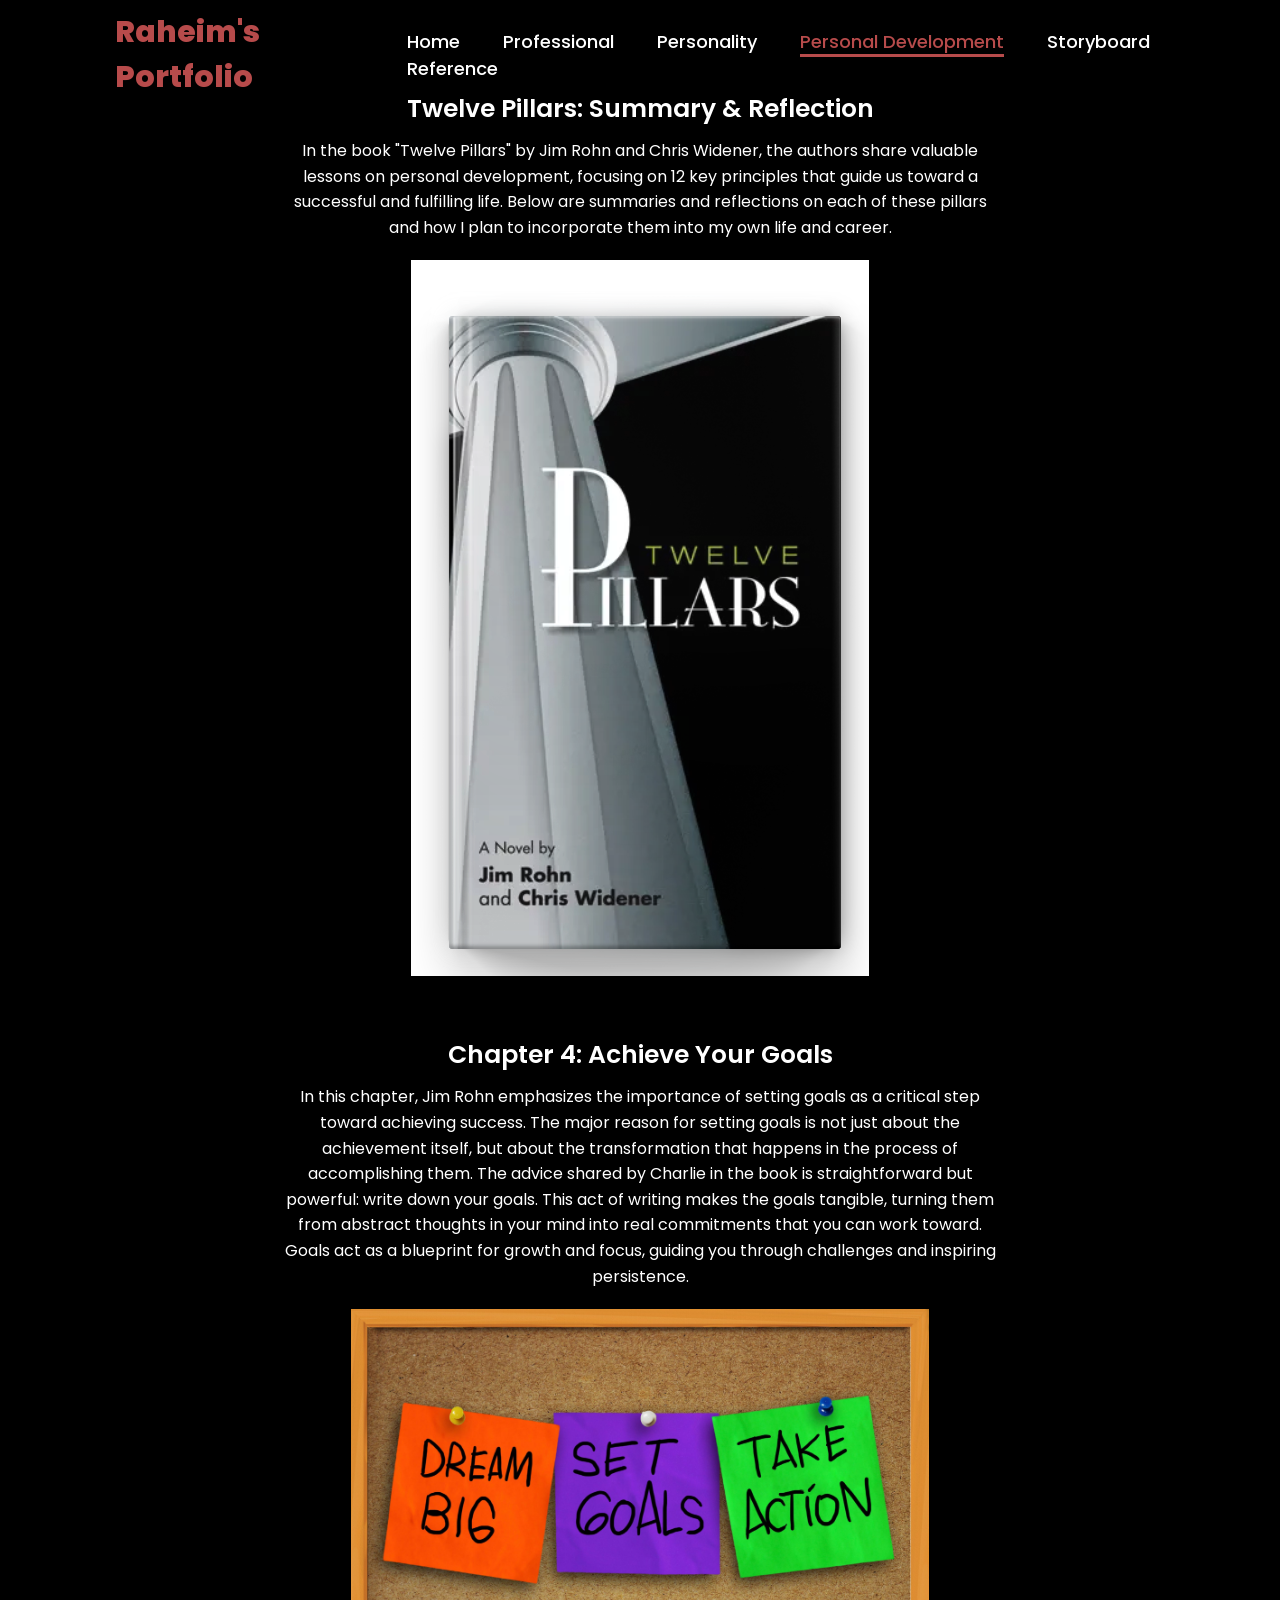
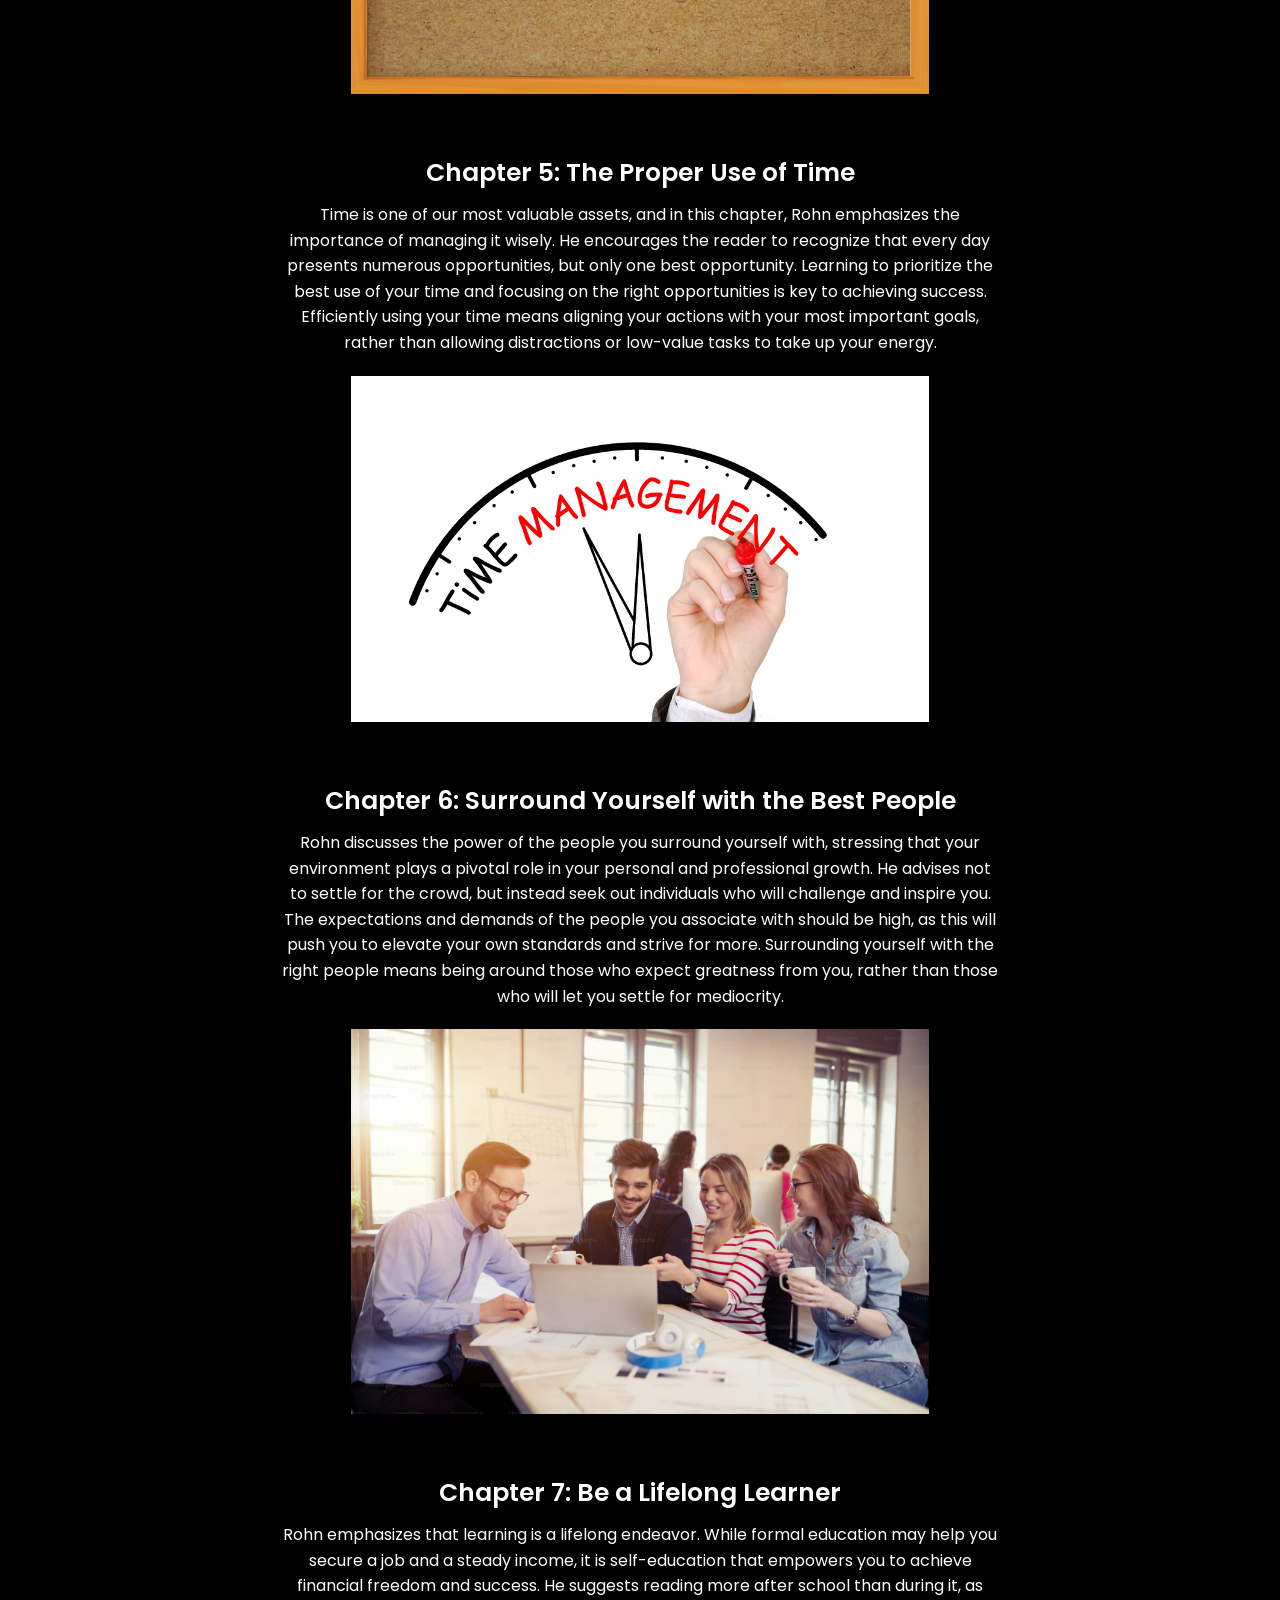
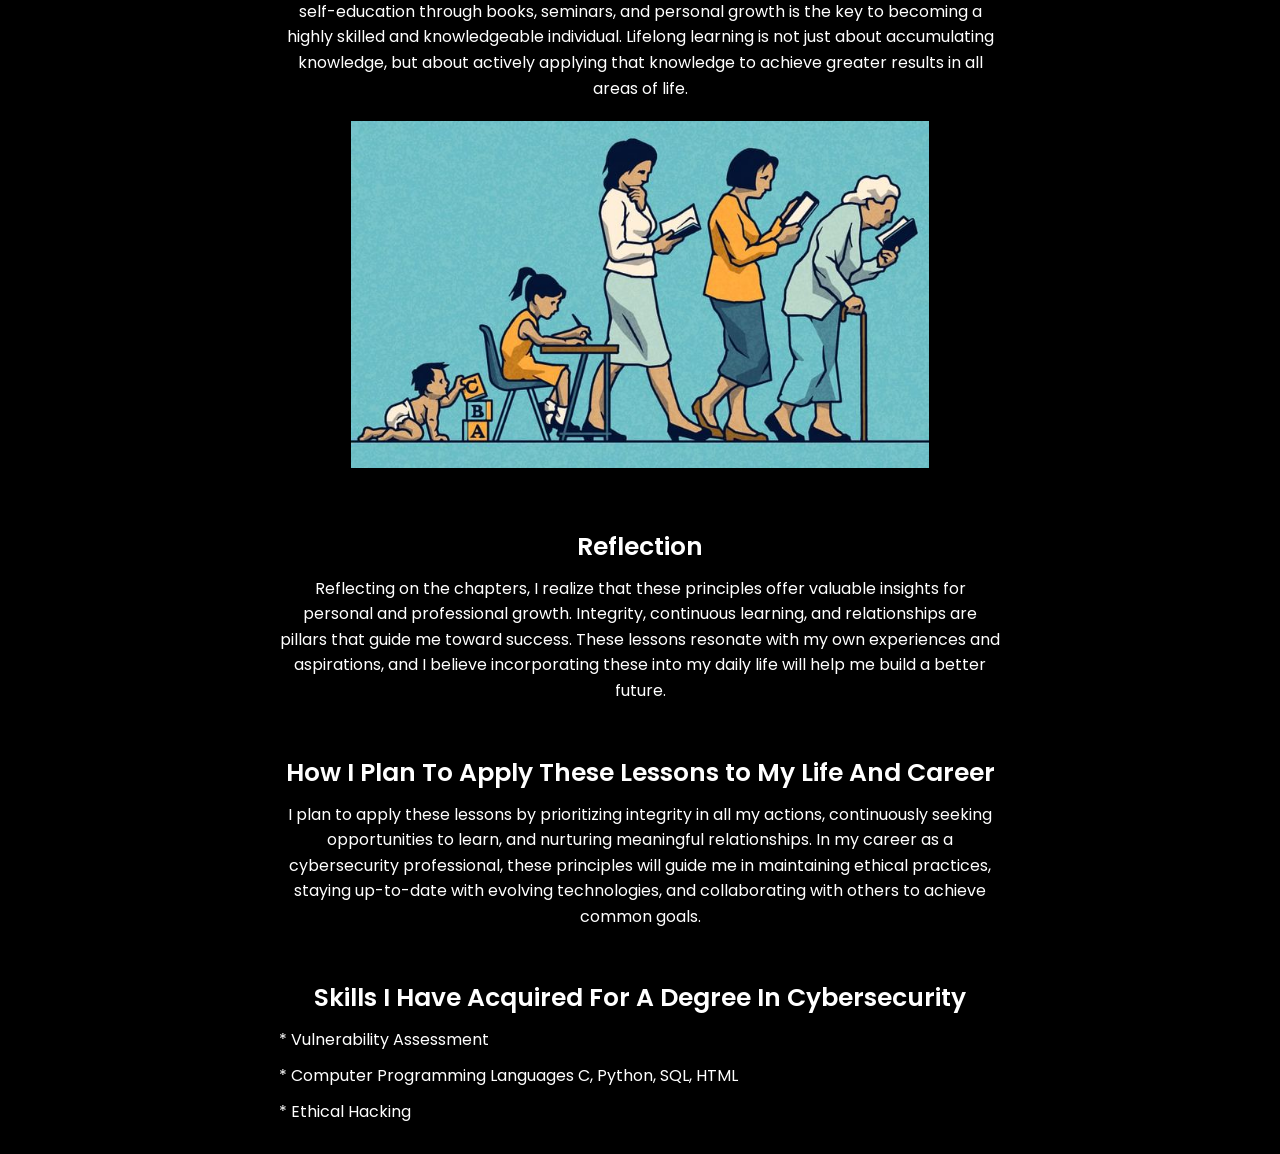
<file: personal_dev.html>
<!DOCTYPE html>
<html lang="en">
<head>
    <meta charset="UTF-8">
    <meta name="viewport" content="width=device-width, initial-scale=1.0">
    <link rel="stylesheet" href="../styles.css">
    <title>Personal Development</title>
</head>
<body>

    <header>
        <a href="index.html" class="logo">Raheim's Portfolio</a>
        <nav>
            <a href="index.html">Home</a>
            <a href="professional.html">Professional</a>
            <a href="personality.html">Personality</a>
            <a href="personal_dev.html" class="active">Personal Development</a>
            <a href="storyboard.html">Storyboard</a>
            <a href="reference.html">Reference</a>
        </nav>
    </header>

    <main class="content">

        <!-- Introduction to Twelve Pillars -->
        <section class="intro-twelve-pillars">
            <h2>Twelve Pillars: Summary & Reflection</h2>
            <p>In the book "Twelve Pillars" by Jim Rohn and Chris Widener, the authors share valuable lessons on personal development, focusing on 12 key principles that guide us toward a successful and fulfilling life. Below are summaries and reflections on each of these pillars and how I plan to incorporate them into my own life and career.</p>
            <img src="TwelvePillars.png" alt="Football Image" class="scaled-img">
        </section>

        <!-- Chapter 4 Summary -->
        <section class="chapter-4">
            <h2>Chapter 4: Achieve Your Goals</h2>
            <p>In this chapter, Jim Rohn emphasizes the importance of setting goals as a critical step toward achieving success. The major reason for setting goals is not just about the achievement itself, but about the transformation that happens in the process of accomplishing them. The advice shared by Charlie in the book is straightforward but powerful: write down your goals. This act of writing makes the goals tangible, turning them from abstract thoughts in your mind into real commitments that you can work toward. Goals act as a blueprint for growth and focus, guiding you through challenges and inspiring persistence.</p>
            <img src="Chapter4.jpg" alt="Football Image" class="scaled-img">
        </section>

        <!-- Chapter 5 Summary -->
        <section class="chapter-5">
            <h2>Chapter 5: The Proper Use of Time</h2>
            <p>Time is one of our most valuable assets, and in this chapter, Rohn emphasizes the importance of managing it wisely. He encourages the reader to recognize that every day presents numerous opportunities, but only one best opportunity. Learning to prioritize the best use of your time and focusing on the right opportunities is key to achieving success. Efficiently using your time means aligning your actions with your most important goals, rather than allowing distractions or low-value tasks to take up your energy.</p>
            <img src="Chapter5.jpg" alt="Football Image" class="scaled-img">
        </section>

        <!-- Chapter 6 Summary -->
        <section class="chapter-6">
            <h2>Chapter 6: Surround Yourself with the Best People</h2>
            <p>Rohn discusses the power of the people you surround yourself with, stressing that your environment plays a pivotal role in your personal and professional growth. He advises not to settle for the crowd, but instead seek out individuals who will challenge and inspire you. The expectations and demands of the people you associate with should be high, as this will push you to elevate your own standards and strive for more. Surrounding yourself with the right people means being around those who expect greatness from you, rather than those who will let you settle for mediocrity.</p>
            <img src="Chapter6.jpeg" alt="Football Image" class="scaled-img">
        </section>

        <!-- Chapter 7 Summary -->
        <section class="chapter-7">
            <h2>Chapter 7: Be a Lifelong Learner</h2>
            <p>Rohn emphasizes that learning is a lifelong endeavor. While formal education may help you secure a job and a steady income, it is self-education that empowers you to achieve financial freedom and success. He suggests reading more after school than during it, as self-education through books, seminars, and personal growth is the key to becoming a highly skilled and knowledgeable individual. Lifelong learning is not just about accumulating knowledge, but about actively applying that knowledge to achieve greater results in all areas of life.</p>
            <img src="Chapter 7.jpg" alt="Football Image" class="scaled-img">
        </section>

        <!-- Reflection Section -->
        <section class="reflection">
            <h2>Reflection</h2>
            <p>Reflecting on the chapters, I realize that these principles offer valuable insights for personal and professional growth. Integrity, continuous learning, and relationships are pillars that guide me toward success. These lessons resonate with my own experiences and aspirations, and I believe incorporating these into my daily life will help me build a better future.</p>
        </section>

        <!-- Application Section -->
        <section class="application">
            <h2>How I Plan To Apply These Lessons to My Life And Career</h2>
            <p>I plan to apply these lessons by prioritizing integrity in all my actions, continuously seeking opportunities to learn, and nurturing meaningful relationships. In my career as a cybersecurity professional, these principles will guide me in maintaining ethical practices, staying up-to-date with evolving technologies, and collaborating with others to achieve common goals.</p>
        </section>

        <!-- Skills Section -->
        <section class="skills-acquired">
            <h2>Skills I Have Acquired For A Degree In Cybersecurity</h2>
            <ul>
                <p style="text-align: left;">* Vulnerability Assessment</p>
                <p style="text-align: left;">* Computer Programming Languages C, Python, SQL, HTML</p>
                <p style="text-align: left;">* Ethical Hacking</p>
            </ul>
        </section>

    </main>

</body>
</html>
</file>
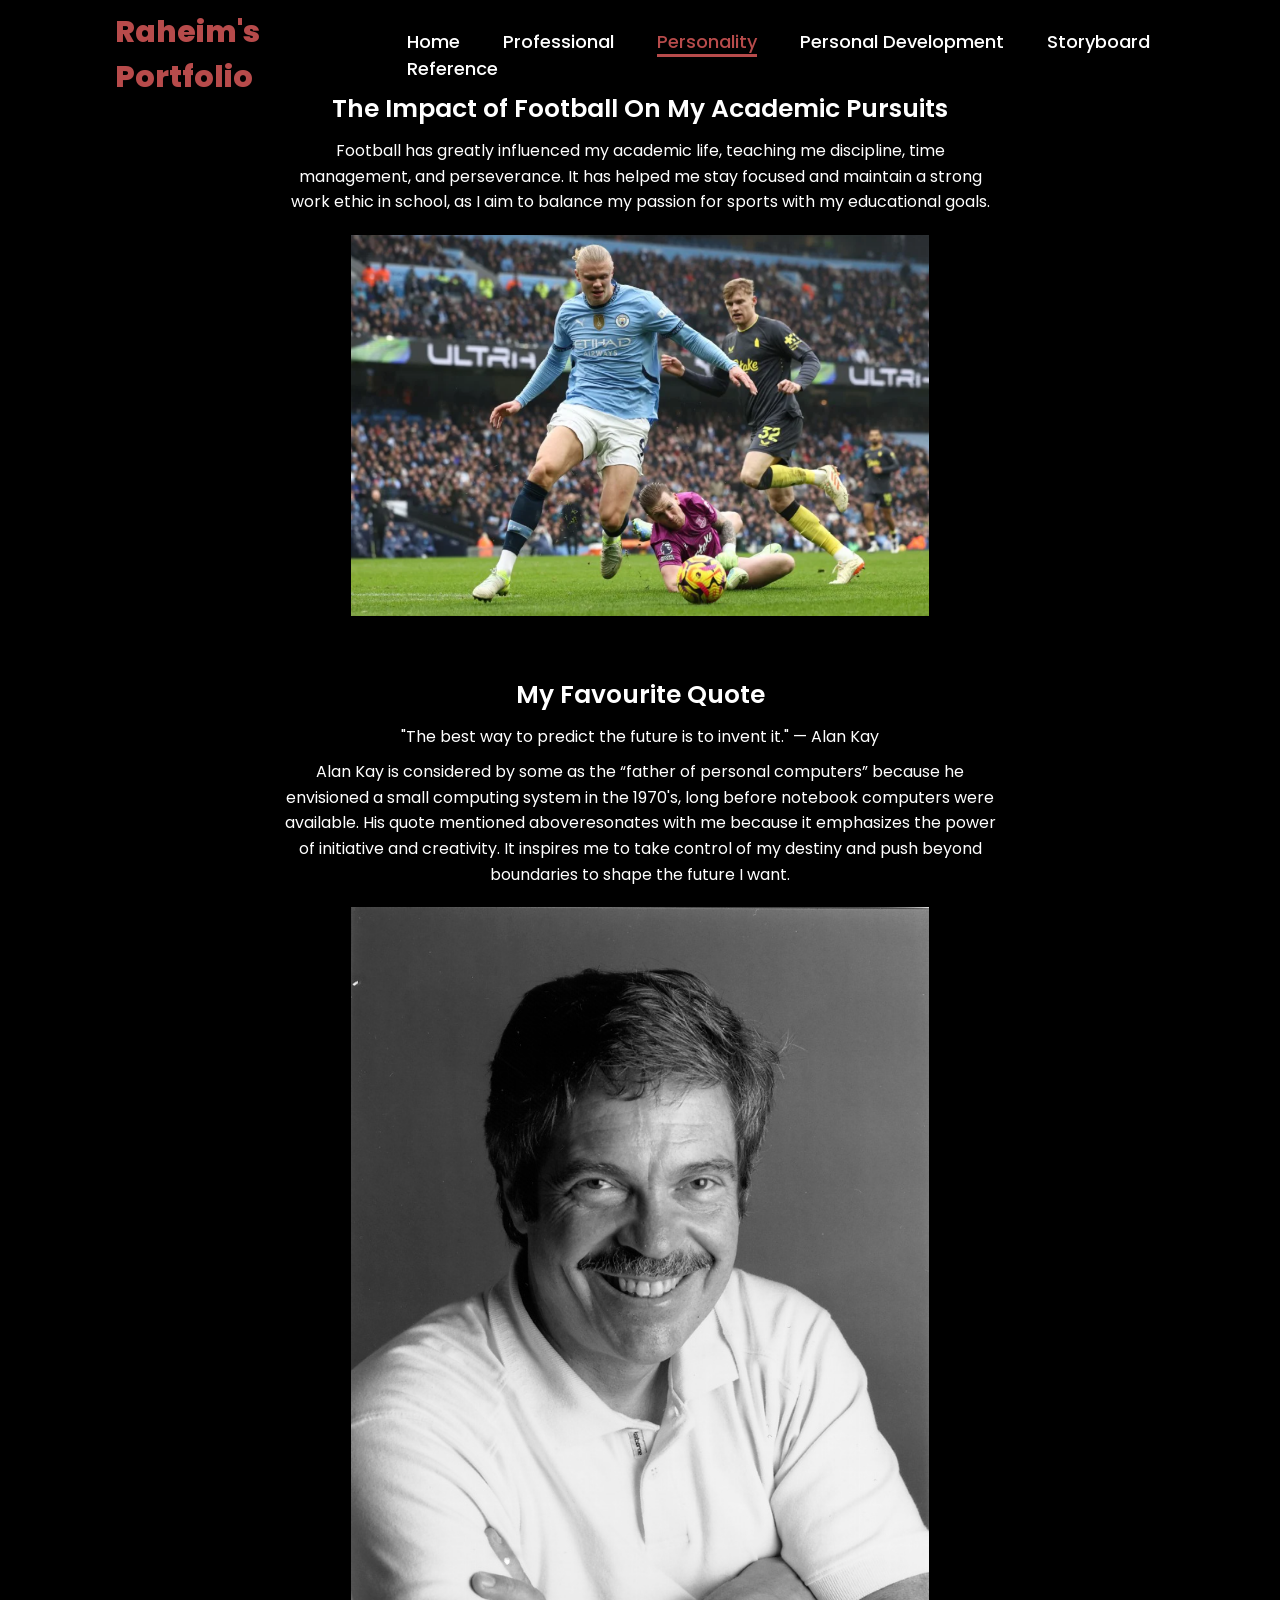
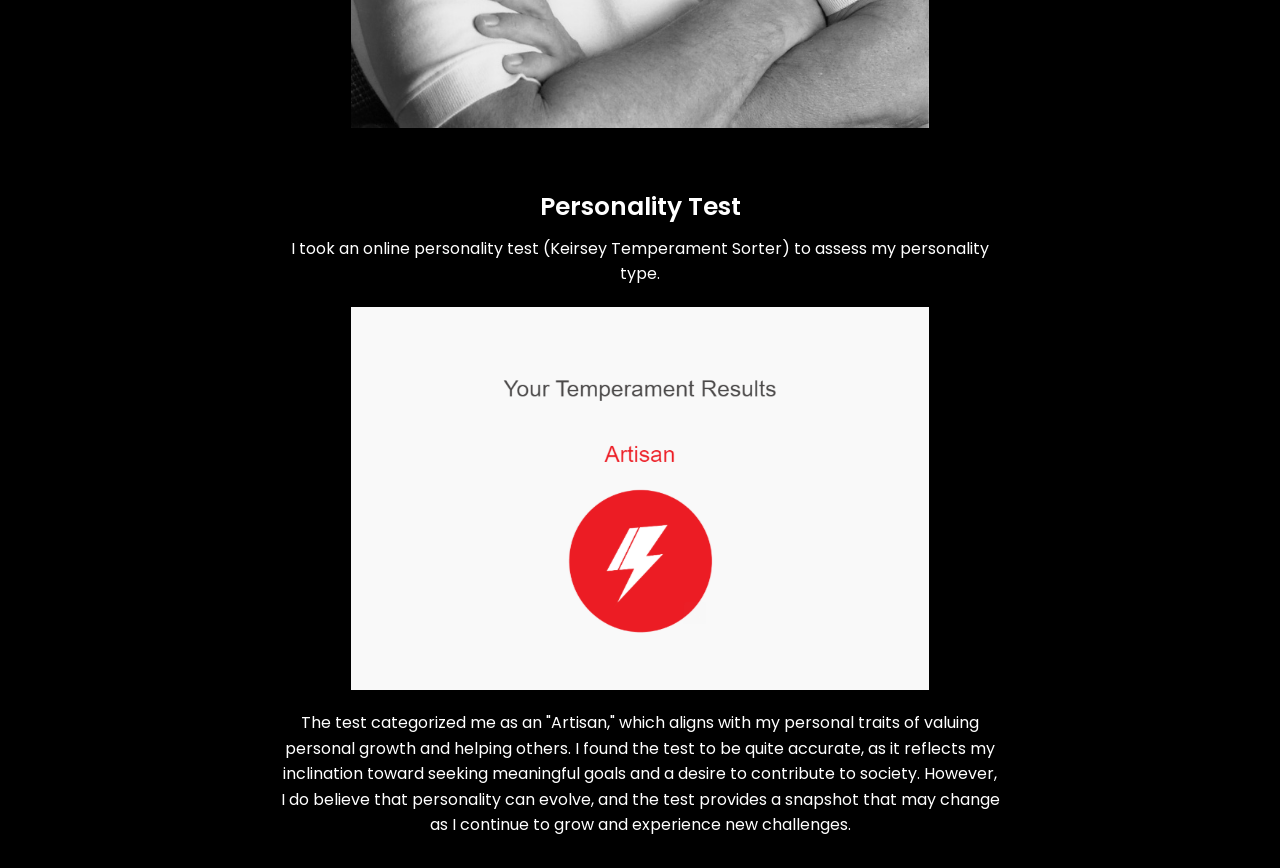
<file: personality.html>
<!DOCTYPE html>
<html lang="en">
<head>
    <meta charset="UTF-8">
    <meta name="viewport" content="width=device-width, initial-scale=1.0">
    <link rel="stylesheet" href="../styles.css">
    <title>Personality Page</title>
</head>
<body>
    <header>
        <a href="index.html" class="logo">Raheim's Portfolio</a>
        <nav>
            <a href="index.html">Home</a>
            <a href="professional.html">Professional</a>
            <a href="personality.html" class="active">Personality</a>
            <a href="personal_dev.html">Personal Development</a>
            <a href="storyboard.html">Storyboard</a>
            <a href="reference.html">Reference</a>
        </nav>
    </header>

    <main class="content">
         <!-- Impact of Football on My Academic Pursuits -->
        <section class="impact-football">
            <h2>The Impact of Football On My Academic Pursuits</h2>
            <p>Football has greatly influenced my academic life, teaching me discipline, time management, and perseverance. It has helped me stay focused and maintain a strong work ethic in school, as I aim to balance my passion for sports with my educational goals.</p>
            <img src="Football.png" alt="Football Image" class="scaled-img">
        </section>

        <!-- My Favourite Quote -->
        <section class="favorite-quote">
            <h2>My Favourite Quote</h2>
            <p>"The best way to predict the future is to invent it." — Alan Kay</p>
            <p>Alan Kay is considered by some as the “father of personal computers” because he envisioned a small computing system in the 1970's, long before notebook computers were available. His quote mentioned aboveresonates with me because it emphasizes the power of initiative and creativity. It inspires me to take control of my destiny and push beyond boundaries to shape the future I want.</p>
            <img src="AlanKay.jpg" alt="Alan Kay" class="scaled-img">
        </section>

        <!-- Personality Test -->
        <section class="personality-test">
            <h2>Personality Test</h2>
            <p>I took an online personality test (Keirsey Temperament Sorter) to assess my personality type.</p>
            
            <!-- Embed Personality Test Screenshot -->
            <div class="test-results">
                <img src="PersonalityResults.png" alt="Profile Image" class="scaled-img">
                <p>The test categorized me as an "Artisan," which aligns with my personal traits of valuing personal growth and helping others. I found the test to be quite accurate, as it reflects my inclination toward seeking meaningful goals and a desire to contribute to society. However, I do believe that personality can evolve, and the test provides a snapshot that may change as I continue to grow and experience new challenges.</p>
            </div>
        </section>
    </main>
</body>
</html>
</file>
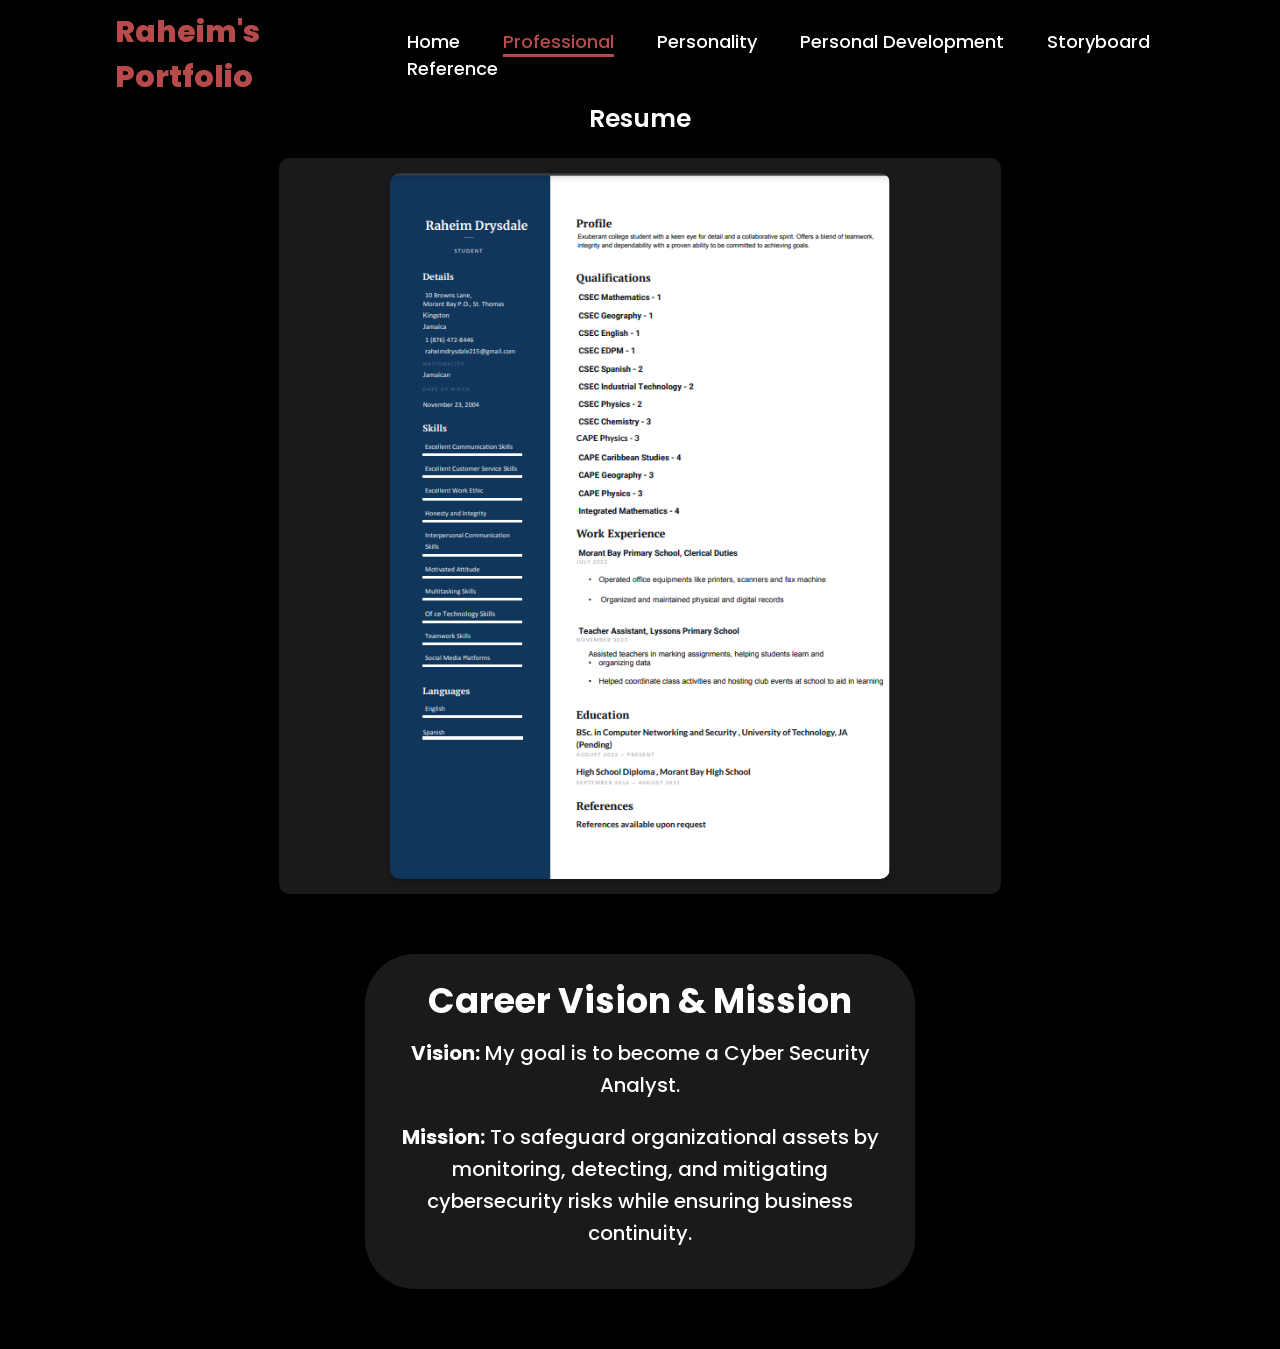
<file: professional.html>
<!DOCTYPE html>
<html lang="en">
<head>
    <meta charset="UTF-8">
    <meta name="viewport" content="width=device-width, initial-scale=1.0">
    <link rel="stylesheet" href="../styles.css">
    <title>Professional Profile</title>
</head>
<body>
    <header>
        <a href="index.html" class="logo">Raheim's Portfolio</a>
        <nav>
            <a href="index.html">Home</a>
            <a href="professional.html" class="active">Professional</a>
            <a href="personality.html">Personality</a>
            <a href="personal_dev.html">Personal Development</a>
            <a href="storyboard.html">Storyboard</a>
            <a href="reference.html">Reference</a>
        </nav>
    </header>

    <main class="content">
        <!-- Resume Section with Image -->
        <section class="resume-section">
            <h2>Resume</h2>
            <div class="resume-container">
                <img src="Resume.png" alt="Resume Preview" class="resume-img">
            </div>
        </section>

        <!-- Career Vision & Mission -->
        <section class="vision-mission">
            <h2>Career Vision & Mission</h2>
            <div class="career-box">
                <p><strong>Vision:</strong> My goal is to become a Cyber Security Analyst.</p>
                <p><strong>Mission:</strong> To safeguard organizational assets by monitoring, detecting, and mitigating cybersecurity risks while ensuring business continuity.</p>
            </div>
        </section>
    </main>
</body>
</html>
</file>
<file: styles.css>
@import url('https://fonts.googleapis.com/css2?family=Poppins:wght@100;200;300;400;500;600&display=swap');

* {
    margin: 0;
    padding: 0;
    box-sizing: border-box;
    text-decoration: none;
    border: none;
    outline: none;
    font-family: 'Poppins', sans-serif;
}

html {
    font-size: 62.5%;
}

body {
    width: 100%;
    height: auto;
    overflow-x: hidden;
    background-color: black;
    color: white;
    padding-top: 5rem;  /* Reduced padding to avoid large top space */
}

header {
    margin-top: 0;
    position: fixed;
    top: 0;
    left: 0;
    width: 100%;
    padding: 1rem 9%;
    background-color: transparent;
    display: flex;
    justify-content: space-between;
    align-items: center;
    z-index: 100;
}

.logo {
    font-size: 3rem;
    color: #b74b4b;
    font-weight: 800;
    cursor: pointer;
    transition: 0.5s ease;
}

.logo:hover {
    transform: scale(1.1);
}

nav a {
    font-size: 1.8rem;
    color: white;
    margin-left: 4rem;
    font-weight: 500;
    transition: 0.3s ease;
    border-bottom: 3px solid transparent;
}

nav a:hover,
nav a.active {
    color: #b74b4b;
    border-bottom: 3px solid #b74b4b;
}

/* Mobile Navigation */
@media (max-width: 995px) {
    nav {
        position: absolute;
        display: none;
        top: 0;
        right: 0;
        width: 40%;
        border-left: 3px solid #b74b4b;
        border-bottom: 3px solid #b74b4b;
        border-bottom-left-radius: 2rem;
        padding: 1rem solid;
        background-color: #161616;
        border-top: 0.1rem solid rgba(0,0,0,0.1);
    }

    nav.active {
        display: block;
    }

    nav a {
        display: block;
        font-size: 2rem;
        margin: 2rem 0;
    }

    nav a:hover,
    nav a.active {
        padding: 1rem;
        border-radius: 0.5rem;
        border-bottom: 0.5rem solid #b74b4b;
    }
}

section {
    min-height: auto; /* Adjust to avoid excessive height */
    padding: 1rem 9% 1rem; /* Reduced padding to reduce spacing */
    background-color: black;
    margin-top: 2rem;  /* Added some space between header and sections */
}

/* General Content Layout */
.content {
    max-width: 900px;
    margin: 0 auto;
    padding: 10px;  /* Reduced padding for tighter spacing */
    text-align: center;
    font-size: 1.8rem;
}

/* Section Headings */
section h2 {
    font-size: 2.5rem;
    font-weight: 600;
    margin-bottom: 1rem;  /* Reduced space between sections */
    text-align: center;
}

/* Reduced space between Reflection and Application headings */
.reflection h2,
.application h2 {
    margin-bottom: 1rem;
}

/* Section Paragraphs */
section p {
    font-size: 1.6rem;
    line-height: 1.6;
    text-align: center;
    margin-bottom: 1rem;  /* Reduced margin for closer spacing */
}

/* Personal Development Section */
.personal-development {
    text-align: left;
    padding: 15px;  /* Reduced padding to minimize space */
    background: rgba(255, 255, 255, 0.1);
    border-radius: 10px;
    max-width: 800px;
    margin: 20px auto;
}

.personal-development h2 {
    font-size: 2.5rem;  /* Adjusted heading size */
    margin-bottom: 0.5rem;
}

.personal-development p {
    font-size: 1.7rem;  /* Adjusted text size */
    line-height: 1.6;
    margin-bottom: 1rem;
}

/* Personality Test Section */
.test-screenshot {
    display: block;
    margin: 20px auto;
    max-width: 80%;
    height: auto;
}

/* Resume Section */
.resume-section {
    margin-top: 30px;
}

.resume-container {
    display: flex;
    flex-direction: column;
    align-items: center;
    text-align: center;
    gap: 15px;
    margin-top: 2rem;
    padding: 15px;
    background: rgba(255, 255, 255, 0.1);
    border-radius: 10px;
}

.resume-img {
    width: 100%;
    max-width: 500px;
    height: auto;
    border-radius: 10px;
    box-shadow: 0 4px 10px rgba(0, 0, 0, 0.2);
}

/* Career Vision & Mission */
.vision-mission {
    text-align: center;
    margin-top: 50px;
    padding: 20px;
    background: rgba(255, 255, 255, 0.1);
    border-radius: 50px;
    width: 100%;
    max-width: 550px;
    margin: 50px auto;
}

.vision-mission h2 {
    font-size: 3.5rem;
    font-weight: bold;
    margin-bottom: 1rem;
}

.vision-mission p {
    font-size: 2rem;
    font-weight: 500;
    margin-bottom: 2rem;
}

/* General Image Styling for Personality Page */
.scaled-img {
    display: block;
    margin: 20px auto;
    max-width: 80%;
    height: auto;
}

/* Reduce the padding for smaller screens */
@media (max-width: 768px) {
    body {
        padding-top: 6rem;
    }

    .content {
        padding: 10px;
    }

    .resume-container {
        padding: 10px;
    }

    .resume-img {
        max-width: 100%;
    }

    .vision-mission {
        padding: 15px;
        max-width: 100%;
    }

    /* Adjust padding for personal development page */
    .personal-development {
        padding: 10px;
        margin: 10px auto;
    }

    .personal-development h2 {
        font-size: 2rem;
    }

    .personal-development p {
        font-size: 1.5rem;
    }
}
</file>
